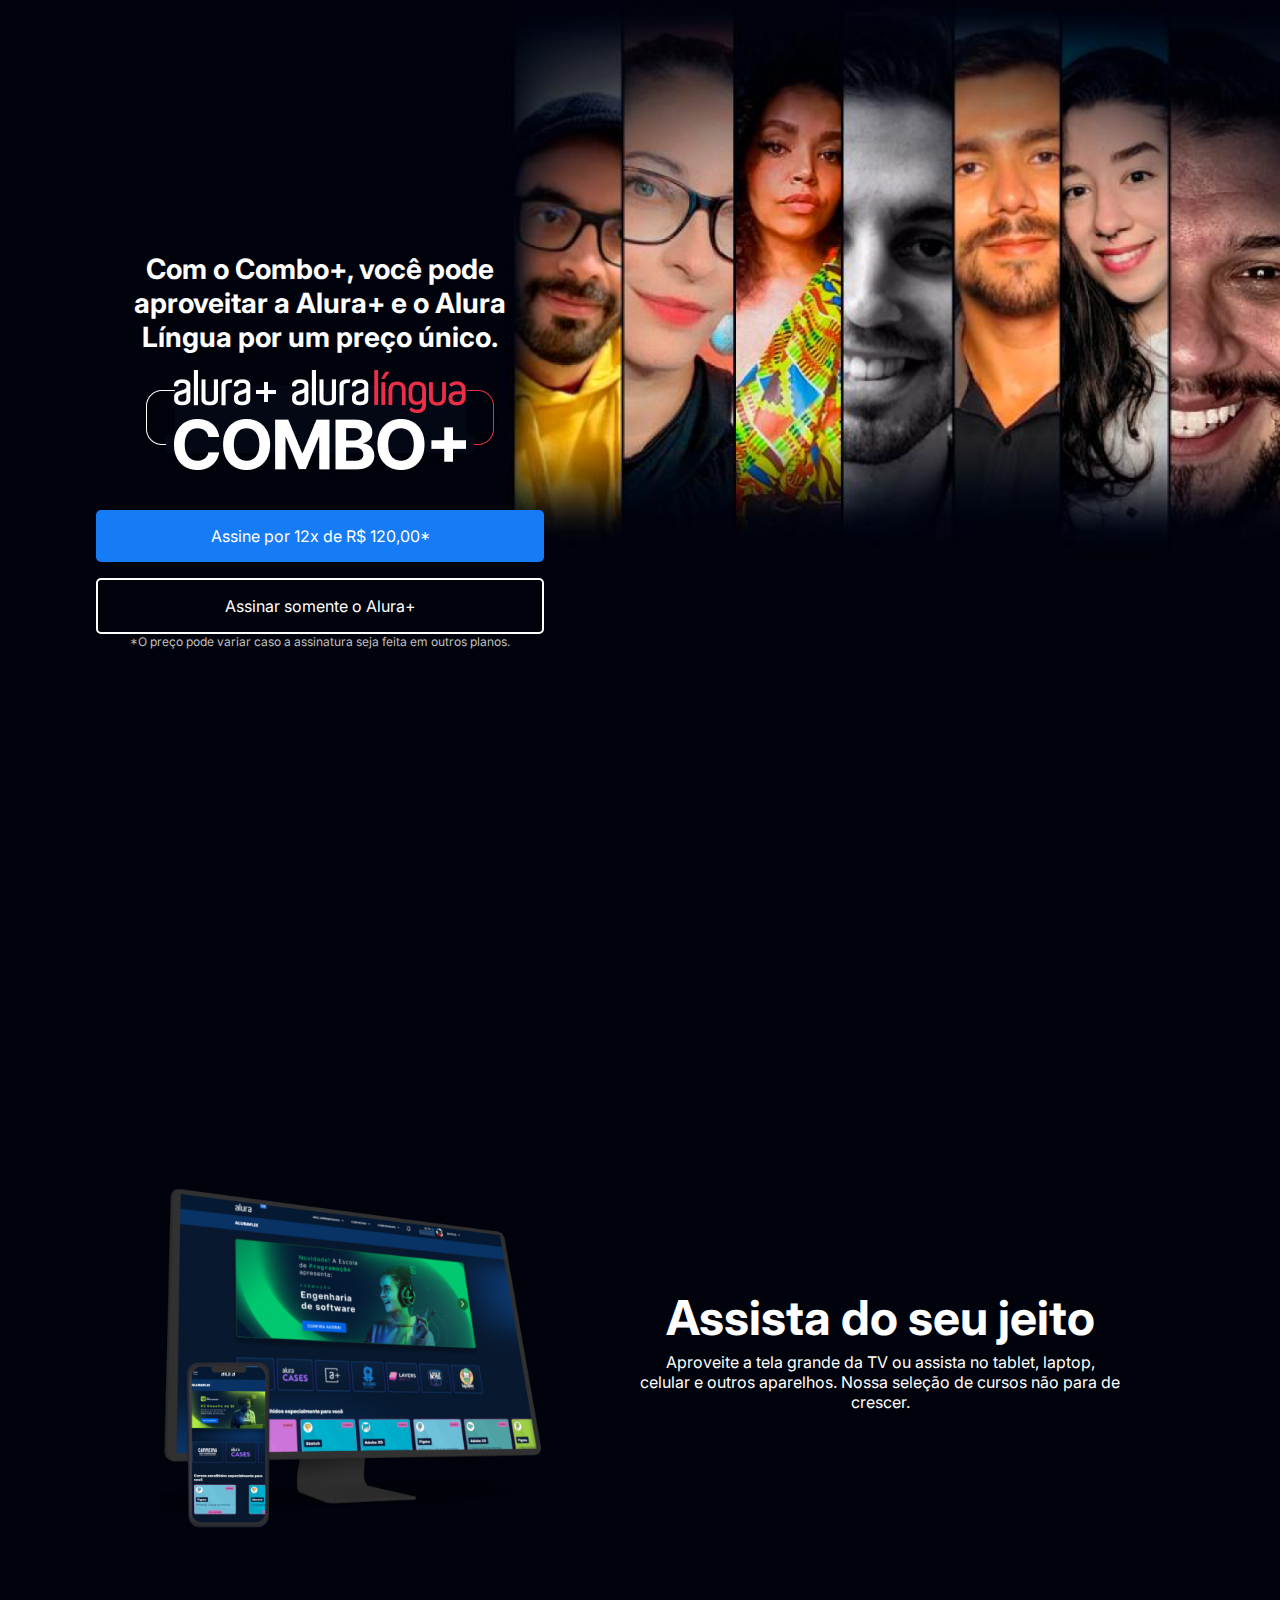
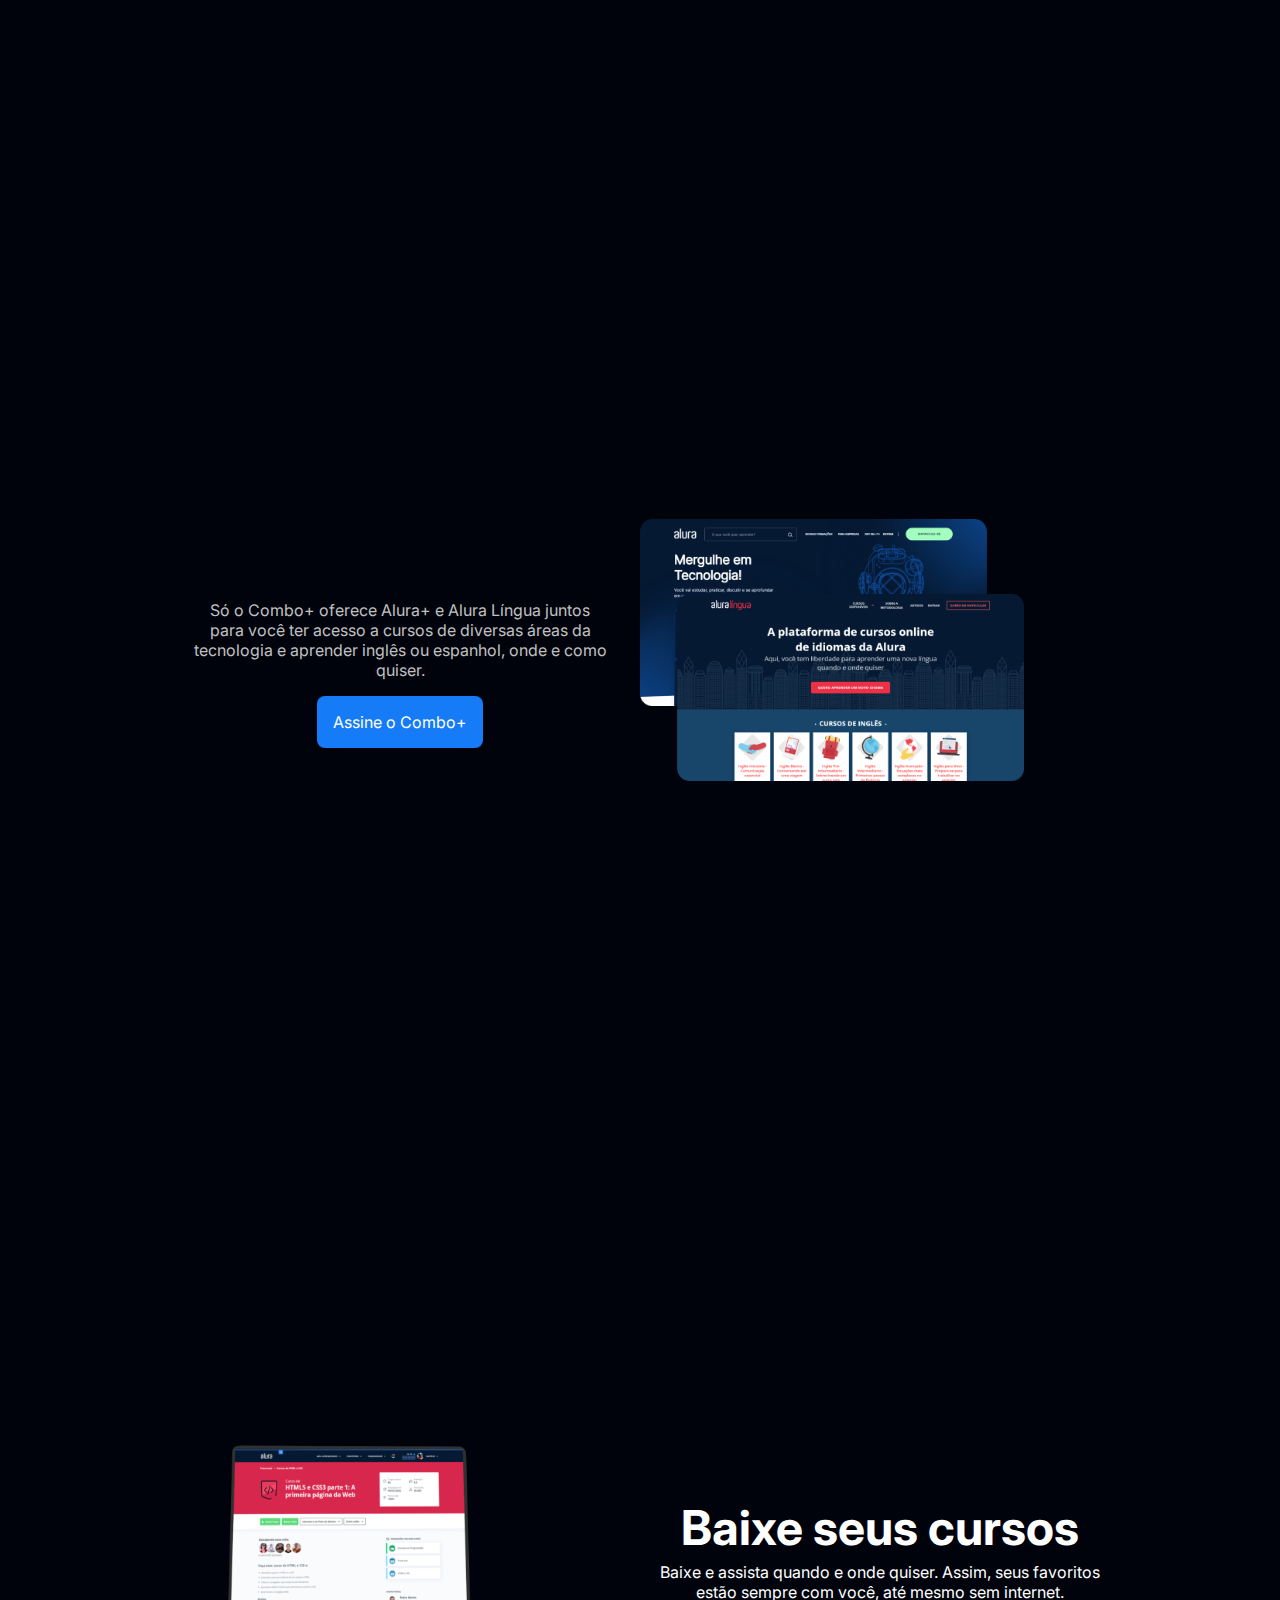
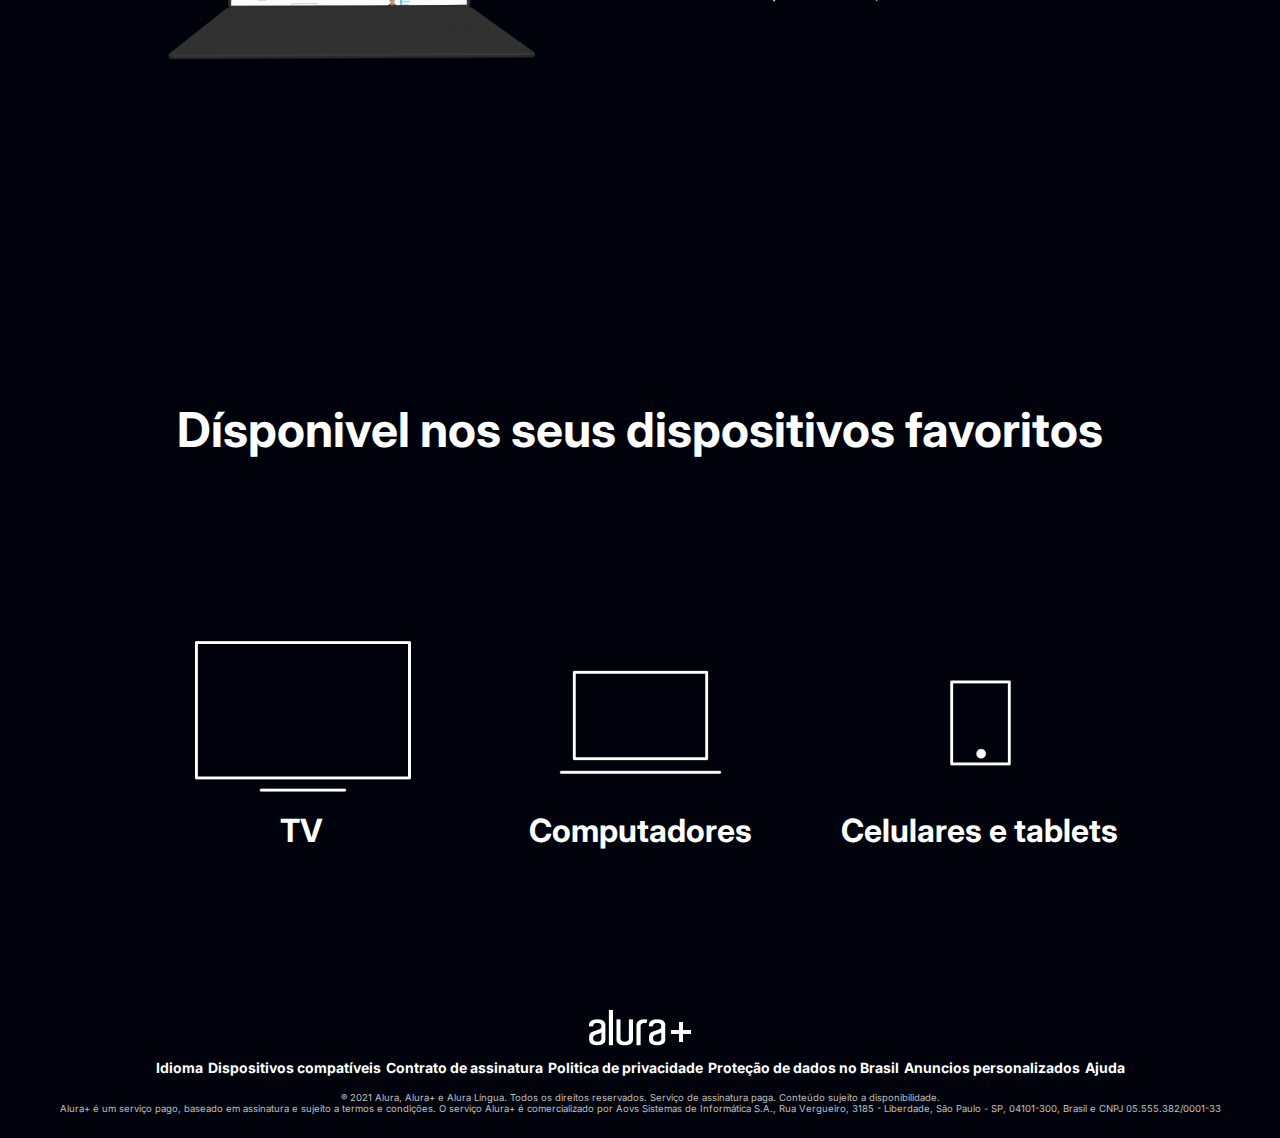
<file: index.html>
<html lang="en">
<head>
    <meta charset="UTF-8">
    <meta name="viewport" content="width=device-width, initial-scale=1.0">
    <link rel="stylesheet" href="./styles/style.css">
    <link rel="preconnect" href="https://fonts.googleapis.com">
    <link rel="preconnect" href="https://fonts.gstatic.com" crossorigin>
    <link href="https://fonts.googleapis.com/css2?family=Inter:wght@100..900&display=swap" rel="stylesheet">
</head>
<body>
    
   <section class="container main">
         <div class="container_box">
            <h1 class="container__title">Com o Combo+, você pode aproveitar a Alura+ e o Alura Língua por um preço único.</h1>
                <img src="img/Combo.png" class="container_image">
                <a class="button_link" href="#">Assine por 12x de R$ 120,00*</a>
                <a class="button_link_secondary" href="#">Assinar somente o Alura+</a>
            <p class="container__paragraph1">*O preço pode variar caso a assinatura seja feita em outros planos.</p>
        </div>
    </section>
        
    <section class="container secondary">
            <img class="secondary_image" src="./img/Plataformas.png" alt="">
         <div class="container_description">
            <h1 class="description_title"> Assista  do seu jeito</h1>
            <p class="description_paragraph2">Aproveite a tela grande da TV ou assista no tablet, laptop, celular e outros aparelhos. Nossa seleção de cursos não para de crescer.</p>
        </div>
    </section>

     <section class="container secondary">
            <div class="container_description">
                <p class="container__paragraph3">Só o Combo+ oferece Alura+ e Alura Língua juntos para você ter acesso a cursos de diversas áreas da tecnologia e aprender inglês ou espanhol, onde e como quiser.</p>

                <a href="#" class="button_link3">Assine o Combo+</a>
            </div>
         <img class="image_3" src="./img/Telas.png" alt="">
     </section>

        <section class="container secondary">
            <img src="./img/Notebook.png" class="secondary_image" alt="">
            <div class="container_description">
                <h1 class="description_title">Baixe seus cursos </h1>
                <p class="description_paragraph2">Baixe e assista quando e onde quiser. Assim, seus favoritos estão sempre com você, até mesmo sem internet.</p>
            </div>
        </section>

        <section class="devices">
            <h1 class="favorites_devices">Dísponivel nos seus dispositivos favoritos<h1>
         <ul class="devices_list">
            <li>
                <img src="./img/tv.png" alt="">
                <h3 class="item_list">TV</h3>
            </li>
            <li>
                <img src="./img/computador.png" alt="">
                <h3 class="item_list">Computadores</h3>
            </li>
            <li>
                <img src="./img/celular.png" alt="">
                <h3 class="item_list">Celulares e tablets</h3>

            </li>
         </ul>
        </section>
  <footer>
    <div class="box_img_footer"> <img src="./img/Logo.png" alt=""></div>
        <ul class="footer_ul">
            <li><h5 class="footer_h5">Idioma</h5></li>
            <li><h5 class="footer_h5">Dispositivos compatíveis</h5></li>
            <li><h5 class="footer_h5">Contrato de assinatura</h5></li>
            <li><h5 class="footer_h5">Politica de privacidade</h5></li>
            <li><h5 class="footer_h5">Proteção de dados no Brasil</h5></li>
            <li><h5 class="footer_h5">Anuncios personalizados</h5></li>
            <li><h5 class="footer_h5">Ajuda</h5></li>
        </ul>
        <div class="credits_footer">
            <p class="credits_description">® 2021 Alura, Alura+ e Alura Língua. Todos os direitos reservados. Serviço de assinatura paga. Conteúdo sujeito a disponibilidade.</p>

            <p class="credits_description">Alura+ é um serviço pago, baseado em assinatura e sujeito a termos e condições. O serviço Alura+ é comercializado por Aovs Sistemas de Informática S.A., Rua Vergueiro, 3185 - Liberdade, São Paulo - SP, 04101-300, Brasil e CNPJ 05.555.382/0001-33</p>

        </div>
  </footer>
</body>
</html>
</file>
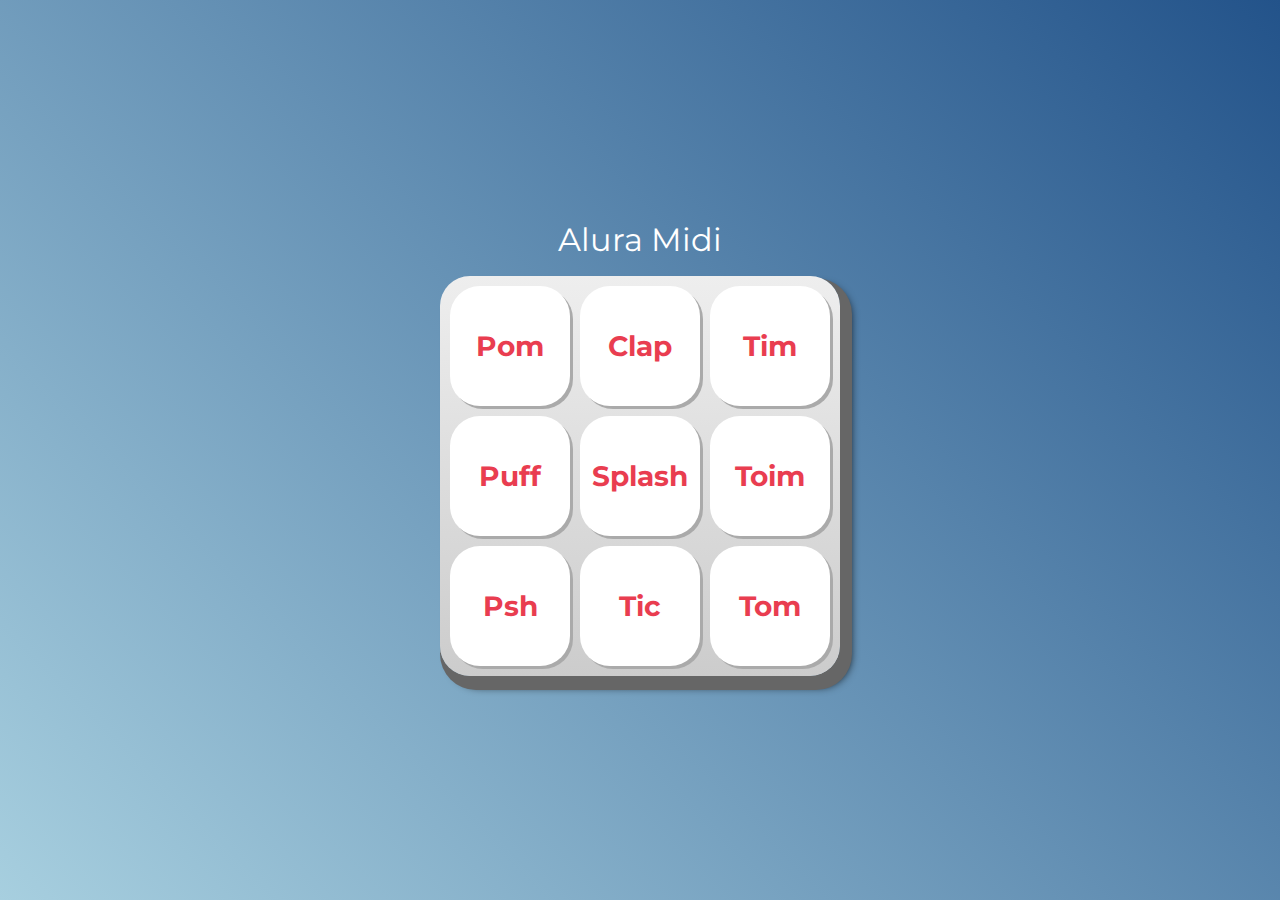
<file: project2/index.html>
<!DOCTYPE html>
<html lang="pt-BR">
<head>
    <meta charset="UTF-8">
    <meta http-equiv="X-UA-Compatible" content="IE=edge">
    <meta name="viewport" content="width=device-width, initial-scale=1.0">

    <title>Alura MIDI</title>

    <link rel="preconnect" href="https://fonts.googleapis.com">
    <link rel="preconnect" href="https://fonts.gstatic.com" crossorigin>
    <link href="https://fonts.googleapis.com/css2?family=Montserrat:wght@500;600&display=swap" rel="stylesheet">

    <link rel="icon" type="image/png" href="images/bateria.png">
    <link rel="stylesheet" href="css/reset.css">
    <link rel="stylesheet" href="css/estilos.css">

</head>
<body>

    <h1>Alura Midi</h1>

    <section class="teclado">
        <button onclick="alert('Pom')" class="tecla tecla_pom">Pom</button>
        <button class="tecla tecla_clap">Clap</button>
        <button class="tecla tecla_tim">Tim</button>

        <button class="tecla tecla_puff">Puff</button>
        <button class="tecla tecla_splash">Splash</button>
        <button class="tecla tecla_toim">Toim</button>

        <button class="tecla tecla_psh">Psh</button>
        <button class="tecla tecla_tic">Tic</button>
        <button class="tecla tecla_tom">Tom</button>
    </section>

    <audio src="sounds/keyq.wav" id="som_tecla_pom"></audio>
    <audio src="sounds/keyw.wav" id="som_tecla_clap"></audio>
    <audio src="sounds/keye.wav" id="som_tecla_tim"></audio>
    <audio src="sounds/keya.wav" id="som_tecla_puff"></audio>
    <audio src="sounds/keys.wav" id="som_tecla_splash"></audio>
    <audio src="sounds/keyd.wav" id="som_tecla_toim"></audio>
    <audio src="sounds/keyz.wav" id="som_tecla_psh"></audio>
    <audio src="sounds/keyx.wav" id="som_tecla_tic"></audio>
    <audio src="sounds/keyc.wav" id="som_tecla_tom"></audio>

</body>
</html>
</file>
<file: styles/style.css>
:root{
    --main-white: #fff;
    --secondary_gray:#C0C0C0;
    --blue_button: #167BF7;
    --background_color: #00030C;
    --main-font:'Inter';
}

body{
    background-color: var(--background_color);
    color: var(--main-white);
    font-family: var(--main-font);
    font-size: 16px;
    font-weight: 400;
}

*{
    margin: 0;
    padding: 0;
}

.main{
    background-image: url("../img/Background.png");
    background-repeat: no-repeat;
    background-size: contain;
    align-items: center;
    text-align: center;
}

.container{
    height: 100vh;
    display: grid;
    grid-template-columns: 50% 50%;
}

.button_link{
    background-color: var(--blue_button);
    border-radius: 5px;
    padding: 1em;
    color: var(--main-white);
    text-decoration: none;
    display: block;
    margin-bottom: 1em;
}

.button_link_secondary{
    background-color: transparent;
    border: 2px solid var(--main-white);
    border-radius: 5px;
    padding: 1em;
    text-decoration: none;
    display: block;
    color: var(--main-white);
}

.container__paragraph1{
   font-size: 12px;
    color: var(--secondary_gray);
}
.container__title{
    font-size: 28px;
}

.container_image{
    margin: 1em 0 2em 0;
}

.container_box{
    margin: 0 6em;
}
.secondary{
    align-items: center;
    text-align: center;
    margin: 0 10em;
}

.secondary_image{
    width: 80%;
}

.description_title{
    font-weight: 700;
    font-size: 48px;
    color: var(--main-white);
    margin-bottom: 0.1em;
}

.container__paragraph3{
    color: var(--secondary_gray);
    margin: 2em;
}

.button_link3{
    background-color: var(--blue_button);
    color: var(--main-white);
    padding: 1em;
    border-radius: 8px;
    margin: 1em, 0;
    text-decoration: none;
}

.image_3{
    width: 80%;
}

.devices_list{
    display: flex;
    justify-content: center;
    list-style-type: none;
    margin: 5em 0;
}

.devices{
    text-align: center;
}

.favorites_devices{
    font-size: 48px;
    color: var(--main-white);
}
.item_list{
    font-size: 32px;
    color: var(--main-white);
}

footer{
    margin: 1.5em;
}

.box_img_footer{
   display: flex;
   justify-content: center;
   margin: 0.8em 0;
}

.footer_ul{
    display: flex;
    justify-content: center;
    text-align: center;
    list-style-type: none;
}

.footer_h5{
    margin: 0 2.5px;
    font-size: 14px;
    list-style-type: none;
}

.credits_footer{
    text-align: center;
    margin: 1em;
}
.credits_description{
    font-size: 9.5px;
    color: var(--secondary_gray);
}

.footer_ul h5:hover{
    color: var(--blue_button);
}

.footer_ul h5:active{
    color: purple;
}
</file>
<file: project2/css/estilos.css>
:root {
  --cinza: #aaa;
  --vermelha: #e93d50;
  --vermelha-escura: #af303f;
  --branca: #fff;
  --luz: rgb(229, 255, 0);
}

body {
  align-items: center;
  background: linear-gradient(45deg, #a7cfdf 0%,#23538a 100%);
  display: flex;
  justify-content: center;
  flex-direction: column;
  font-family: 'Montserrat', sans-serif;
  min-height: 100vh;
}

h1 {
  color: var(--branca);
  margin-bottom: 20px;
  font-size: 2rem;
}

.teclado {
  background: linear-gradient(to bottom, #eeeeee 0%,#cccccc 100%);
  box-shadow: 6px 8px 0 6px #666, 10px 10px 10px #000;
  border-radius: 30px;
  display: grid;
  gap: 10px;
  grid-template-columns: repeat(3, 1fr);
  padding: 10px;
}

.tecla {
  background-color: var(--branca);
  border-radius: 30px;
  box-shadow: 3px 3px 0 var(--cinza);
  color: var(--vermelha);
  cursor: pointer;
  height: 120px;
  font-size: 1.75em;
  font-weight: bold;
  line-height: 120px;
  text-align: center;
  width: 120px;
}

.tecla.ativa,
.tecla:active {
  background-color: var(--vermelha);
  border: 4px solid  var(--vermelha);
  box-shadow: 3px 3px 0 var(--vermelha-escura) inset;
  color: var(--branca);
  outline: none;
}

.tecla.focus,
.tecla:focus {
  outline: none;
  box-shadow: 1px 1px 10px var(--luz);
}

.tecla.active:focus,
.tecla:active:focus {
  box-shadow: 3px 3px 0 var(--vermelha-escura) inset, 1px 1px 10px var(--luz);
}
</file>
